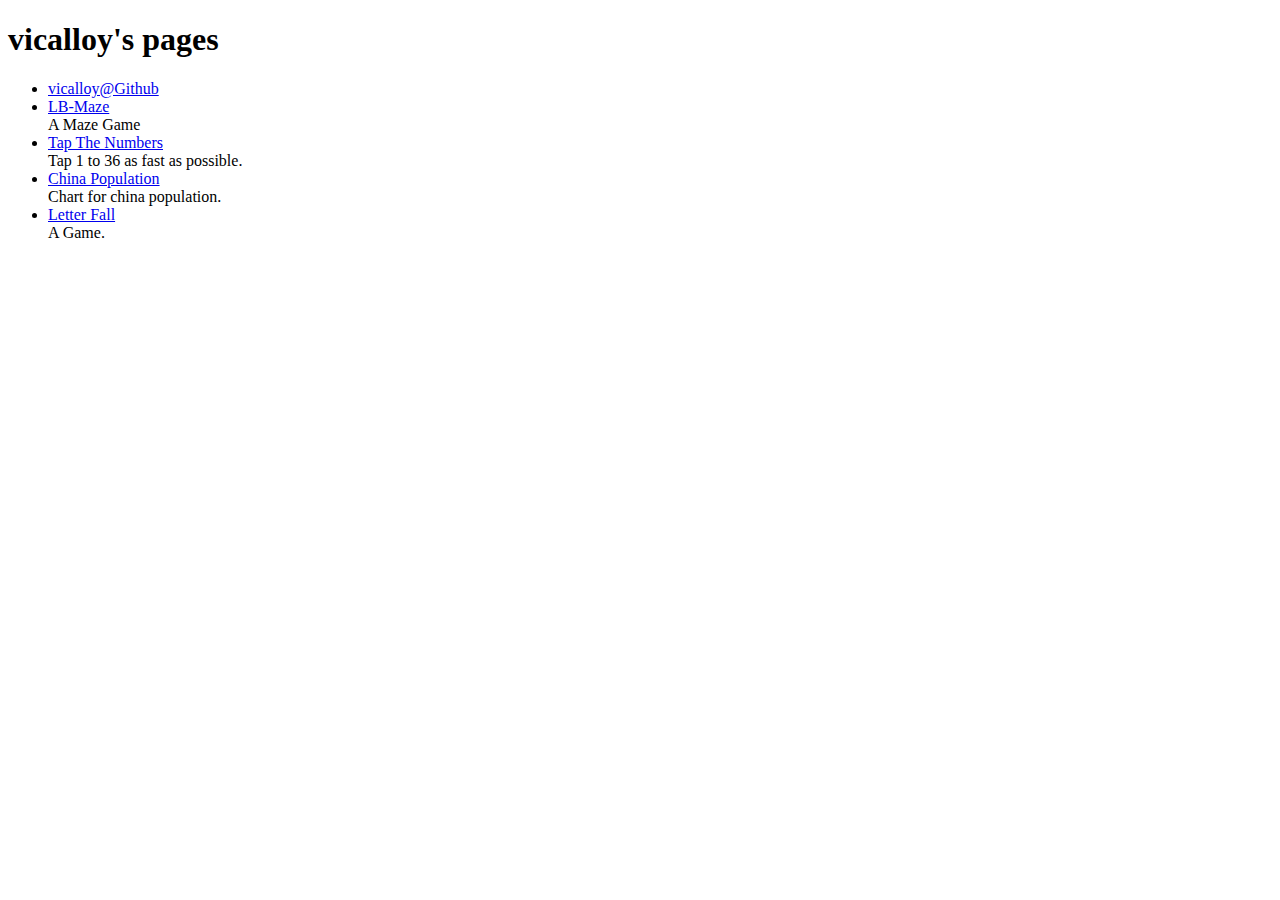
<file: index.html>
<!DOCTYPE HTML>
<html lang="en">
<head>
  <meta charset="UTF-8">
  <title></title>
</head>
<body>
  <h1>vicalloy's pages</h1>
  <ul>
    <li><a href="https://github.com/vicalloy/">vicalloy@Github</a></li>
    <li><a href="lb-maze/maze.html">LB-Maze</a><br />A Maze Game</li>
    <li><a href="numbers/index.html">Tap The Numbers</a><br />Tap 1 to 36 as fast as possible.</li>
    <li><a href="/china-population/">China Population</a><br />Chart for china population.</li>
    <li><a href="/letter-fall/">Letter Fall</a><br />A Game.</li>
  </ul>
</body>
</html>
</file>
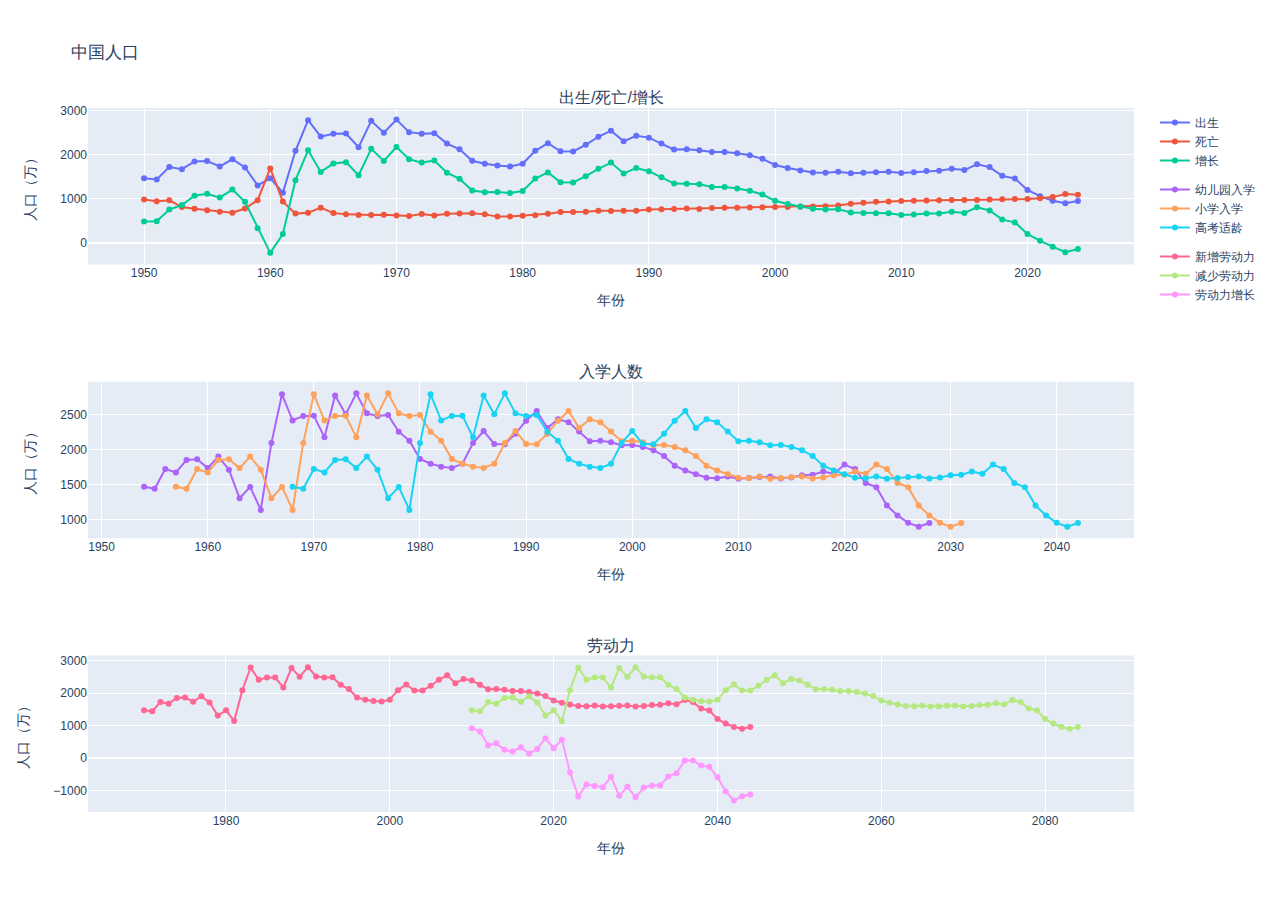
<file: china-population/index.html>
<html>
<head><meta charset="utf-8" /></head>
<body>
    <div>                        <script type="text/javascript">window.PlotlyConfig = {MathJaxConfig: 'local'};</script>
        <script charset="utf-8" src="https://cdn.plot.ly/plotly-2.35.0.min.js"></script>                <div id="cac769a4-daaf-4ab4-ad6e-474c4392fae4" class="plotly-graph-div" style="height:100%; width:100%;"></div>            <script type="text/javascript">                                    window.PLOTLYENV=window.PLOTLYENV || {};                                    if (document.getElementById("cac769a4-daaf-4ab4-ad6e-474c4392fae4")) {                    Plotly.newPlot(                        "cac769a4-daaf-4ab4-ad6e-474c4392fae4",                        [{"legendgroup":"row1","mode":"lines+markers+text","name":"\u51fa\u751f","showlegend":true,"textposition":"top center","x":[1950,1951,1952,1953,1954,1955,1956,1957,1958,1959,1960,1961,1962,1963,1964,1965,1966,1967,1968,1969,1970,1971,1972,1973,1974,1975,1976,1977,1978,1979,1980,1981,1982,1983,1984,1985,1986,1987,1988,1989,1990,1991,1992,1993,1994,1995,1996,1997,1998,1999,2000,2001,2002,2003,2004,2005,2006,2007,2008,2009,2010,2011,2012,2013,2014,2015,2016,2017,2018,2019,2020,2021,2022,2023,2024],"y":[1471,1441,1724,1675,1851,1861,1736,1900,1714,1306,1468,1141,2092,2787,2414,2480,2483,2174,2772,2502,2801,2516,2480,2491,2255,2126,1866,1798,1757,1738,1797,2092,2265,2080,2077,2227,2411,2550,2307,2432,2391,2258,2119,2126,2104,2063,2067,2038,1991,1909,1771,1702,1647,1599,1593,1617,1584,1594,1608,1615,1588,1604,1635,1640,1687,1655,1786,1723,1523,1465,1202,1062,956,902,954],"type":"scatter","xaxis":"x","yaxis":"y"},{"legendgroup":"row1","mode":"lines+markers+text","name":"\u6b7b\u4ea1","showlegend":true,"textposition":"top center","x":[1950,1951,1952,1953,1954,1955,1956,1957,1958,1959,1960,1961,1962,1963,1964,1965,1966,1967,1968,1969,1970,1971,1972,1973,1974,1975,1976,1977,1978,1979,1980,1981,1982,1983,1984,1985,1986,1987,1988,1989,1990,1991,1992,1993,1994,1995,1996,1997,1998,1999,2000,2001,2002,2003,2004,2005,2006,2007,2008,2009,2010,2011,2012,2013,2014,2015,2016,2017,2018,2019,2020,2021,2022,2023,2024],"y":[984,948,967,814,779,745,706,688,781,970,1693,939,666,684,802,678,649,636,636,639,622,613,656,621,661,671,675,649,598,602,619,629,663,703,704,710,729,726,729,730,762,768,771,780,771,792,799,801,807,809,814,818,821,825,832,849,892,913,935,943,951,960,966,972,977,975,977,986,993,998,997,1014,1041,1111,1093],"type":"scatter","xaxis":"x","yaxis":"y"},{"legendgroup":"row1","mode":"lines+markers+text","name":"\u589e\u957f","showlegend":true,"textposition":"top center","x":[1950,1951,1952,1953,1954,1955,1956,1957,1958,1959,1960,1961,1962,1963,1964,1965,1966,1967,1968,1969,1970,1971,1972,1973,1974,1975,1976,1977,1978,1979,1980,1981,1982,1983,1984,1985,1986,1987,1988,1989,1990,1991,1992,1993,1994,1995,1996,1997,1998,1999,2000,2001,2002,2003,2004,2005,2006,2007,2008,2009,2010,2011,2012,2013,2014,2015,2016,2017,2018,2019,2020,2021,2022,2023,2024],"y":[487,493,757,861,1072,1116,1030,1212,933,336,-225,202,1426,2103,1612,1802,1834,1538,2136,1863,2179,1903,1824,1870,1594,1455,1191,1149,1159,1136,1178,1463,1602,1377,1373,1517,1682,1824,1578,1702,1629,1490,1348,1346,1333,1271,1268,1237,1184,1100,957,884,826,774,761,768,692,681,673,672,637,644,669,668,710,680,809,737,530,467,205,48,-85,-209,-139],"type":"scatter","xaxis":"x","yaxis":"y"},{"legendgroup":"row2","mode":"lines+markers+text","name":"\u5e7c\u513f\u56ed\u5165\u5b66","showlegend":true,"textposition":"top center","x":[1954,1955,1956,1957,1958,1959,1960,1961,1962,1963,1964,1965,1966,1967,1968,1969,1970,1971,1972,1973,1974,1975,1976,1977,1978,1979,1980,1981,1982,1983,1984,1985,1986,1987,1988,1989,1990,1991,1992,1993,1994,1995,1996,1997,1998,1999,2000,2001,2002,2003,2004,2005,2006,2007,2008,2009,2010,2011,2012,2013,2014,2015,2016,2017,2018,2019,2020,2021,2022,2023,2024,2025,2026,2027,2028],"y":[1471,1441,1724,1675,1851,1861,1736,1900,1714,1306,1468,1141,2092,2787,2414,2480,2483,2174,2772,2502,2801,2516,2480,2491,2255,2126,1866,1798,1757,1738,1797,2092,2265,2080,2077,2227,2411,2550,2307,2432,2391,2258,2119,2126,2104,2063,2067,2038,1991,1909,1771,1702,1647,1599,1593,1617,1584,1594,1608,1615,1588,1604,1635,1640,1687,1655,1786,1723,1523,1465,1202,1062,956,902,954],"type":"scatter","xaxis":"x2","yaxis":"y2"},{"legendgroup":"row2","mode":"lines+markers+text","name":"\u5c0f\u5b66\u5165\u5b66","showlegend":true,"textposition":"top center","x":[1957,1958,1959,1960,1961,1962,1963,1964,1965,1966,1967,1968,1969,1970,1971,1972,1973,1974,1975,1976,1977,1978,1979,1980,1981,1982,1983,1984,1985,1986,1987,1988,1989,1990,1991,1992,1993,1994,1995,1996,1997,1998,1999,2000,2001,2002,2003,2004,2005,2006,2007,2008,2009,2010,2011,2012,2013,2014,2015,2016,2017,2018,2019,2020,2021,2022,2023,2024,2025,2026,2027,2028,2029,2030,2031],"y":[1471,1441,1724,1675,1851,1861,1736,1900,1714,1306,1468,1141,2092,2787,2414,2480,2483,2174,2772,2502,2801,2516,2480,2491,2255,2126,1866,1798,1757,1738,1797,2092,2265,2080,2077,2227,2411,2550,2307,2432,2391,2258,2119,2126,2104,2063,2067,2038,1991,1909,1771,1702,1647,1599,1593,1617,1584,1594,1608,1615,1588,1604,1635,1640,1687,1655,1786,1723,1523,1465,1202,1062,956,902,954],"type":"scatter","xaxis":"x2","yaxis":"y2"},{"legendgroup":"row2","mode":"lines+markers+text","name":"\u9ad8\u8003\u9002\u9f84","showlegend":true,"textposition":"top center","x":[1968,1969,1970,1971,1972,1973,1974,1975,1976,1977,1978,1979,1980,1981,1982,1983,1984,1985,1986,1987,1988,1989,1990,1991,1992,1993,1994,1995,1996,1997,1998,1999,2000,2001,2002,2003,2004,2005,2006,2007,2008,2009,2010,2011,2012,2013,2014,2015,2016,2017,2018,2019,2020,2021,2022,2023,2024,2025,2026,2027,2028,2029,2030,2031,2032,2033,2034,2035,2036,2037,2038,2039,2040,2041,2042],"y":[1471,1441,1724,1675,1851,1861,1736,1900,1714,1306,1468,1141,2092,2787,2414,2480,2483,2174,2772,2502,2801,2516,2480,2491,2255,2126,1866,1798,1757,1738,1797,2092,2265,2080,2077,2227,2411,2550,2307,2432,2391,2258,2119,2126,2104,2063,2067,2038,1991,1909,1771,1702,1647,1599,1593,1617,1584,1594,1608,1615,1588,1604,1635,1640,1687,1655,1786,1723,1523,1465,1202,1062,956,902,954],"type":"scatter","xaxis":"x2","yaxis":"y2"},{"legendgroup":"row3","mode":"lines+markers+text","name":"\u65b0\u589e\u52b3\u52a8\u529b","showlegend":true,"textposition":"top center","x":[1970,1971,1972,1973,1974,1975,1976,1977,1978,1979,1980,1981,1982,1983,1984,1985,1986,1987,1988,1989,1990,1991,1992,1993,1994,1995,1996,1997,1998,1999,2000,2001,2002,2003,2004,2005,2006,2007,2008,2009,2010,2011,2012,2013,2014,2015,2016,2017,2018,2019,2020,2021,2022,2023,2024,2025,2026,2027,2028,2029,2030,2031,2032,2033,2034,2035,2036,2037,2038,2039,2040,2041,2042,2043,2044],"y":[1471,1441,1724,1675,1851,1861,1736,1900,1714,1306,1468,1141,2092,2787,2414,2480,2483,2174,2772,2502,2801,2516,2480,2491,2255,2126,1866,1798,1757,1738,1797,2092,2265,2080,2077,2227,2411,2550,2307,2432,2391,2258,2119,2126,2104,2063,2067,2038,1991,1909,1771,1702,1647,1599,1593,1617,1584,1594,1608,1615,1588,1604,1635,1640,1687,1655,1786,1723,1523,1465,1202,1062,956,902,954],"type":"scatter","xaxis":"x3","yaxis":"y3"},{"legendgroup":"row3","mode":"lines+markers+text","name":"\u51cf\u5c11\u52b3\u52a8\u529b","showlegend":true,"textposition":"top center","x":[2010,2011,2012,2013,2014,2015,2016,2017,2018,2019,2020,2021,2022,2023,2024,2025,2026,2027,2028,2029,2030,2031,2032,2033,2034,2035,2036,2037,2038,2039,2040,2041,2042,2043,2044,2045,2046,2047,2048,2049,2050,2051,2052,2053,2054,2055,2056,2057,2058,2059,2060,2061,2062,2063,2064,2065,2066,2067,2068,2069,2070,2071,2072,2073,2074,2075,2076,2077,2078,2079,2080,2081,2082,2083,2084],"y":[1471,1441,1724,1675,1851,1861,1736,1900,1714,1306,1468,1141,2092,2787,2414,2480,2483,2174,2772,2502,2801,2516,2480,2491,2255,2126,1866,1798,1757,1738,1797,2092,2265,2080,2077,2227,2411,2550,2307,2432,2391,2258,2119,2126,2104,2063,2067,2038,1991,1909,1771,1702,1647,1599,1593,1617,1584,1594,1608,1615,1588,1604,1635,1640,1687,1655,1786,1723,1523,1465,1202,1062,956,902,954],"type":"scatter","xaxis":"x3","yaxis":"y3"},{"legendgroup":"row3","mode":"lines+markers+text","name":"\u52b3\u52a8\u529b\u589e\u957f","showlegend":true,"textposition":"top center","x":[2010,2011,2012,2013,2014,2015,2016,2017,2018,2019,2020,2021,2022,2023,2024,2025,2026,2027,2028,2029,2030,2031,2032,2033,2034,2035,2036,2037,2038,2039,2040,2041,2042,2043,2044],"y":[920,817,395,451,253,202,331,138,277,603,303,561,-445,-1188,-821,-863,-899,-580,-1164,-887,-1213,-912,-845,-851,-568,-471,-80,-75,-234,-273,-595,-1030,-1309,-1178,-1123],"type":"scatter","xaxis":"x3","yaxis":"y3"}],                        {"template":{"data":{"histogram2dcontour":[{"type":"histogram2dcontour","colorbar":{"outlinewidth":0,"ticks":""},"colorscale":[[0.0,"#0d0887"],[0.1111111111111111,"#46039f"],[0.2222222222222222,"#7201a8"],[0.3333333333333333,"#9c179e"],[0.4444444444444444,"#bd3786"],[0.5555555555555556,"#d8576b"],[0.6666666666666666,"#ed7953"],[0.7777777777777778,"#fb9f3a"],[0.8888888888888888,"#fdca26"],[1.0,"#f0f921"]]}],"choropleth":[{"type":"choropleth","colorbar":{"outlinewidth":0,"ticks":""}}],"histogram2d":[{"type":"histogram2d","colorbar":{"outlinewidth":0,"ticks":""},"colorscale":[[0.0,"#0d0887"],[0.1111111111111111,"#46039f"],[0.2222222222222222,"#7201a8"],[0.3333333333333333,"#9c179e"],[0.4444444444444444,"#bd3786"],[0.5555555555555556,"#d8576b"],[0.6666666666666666,"#ed7953"],[0.7777777777777778,"#fb9f3a"],[0.8888888888888888,"#fdca26"],[1.0,"#f0f921"]]}],"heatmap":[{"type":"heatmap","colorbar":{"outlinewidth":0,"ticks":""},"colorscale":[[0.0,"#0d0887"],[0.1111111111111111,"#46039f"],[0.2222222222222222,"#7201a8"],[0.3333333333333333,"#9c179e"],[0.4444444444444444,"#bd3786"],[0.5555555555555556,"#d8576b"],[0.6666666666666666,"#ed7953"],[0.7777777777777778,"#fb9f3a"],[0.8888888888888888,"#fdca26"],[1.0,"#f0f921"]]}],"heatmapgl":[{"type":"heatmapgl","colorbar":{"outlinewidth":0,"ticks":""},"colorscale":[[0.0,"#0d0887"],[0.1111111111111111,"#46039f"],[0.2222222222222222,"#7201a8"],[0.3333333333333333,"#9c179e"],[0.4444444444444444,"#bd3786"],[0.5555555555555556,"#d8576b"],[0.6666666666666666,"#ed7953"],[0.7777777777777778,"#fb9f3a"],[0.8888888888888888,"#fdca26"],[1.0,"#f0f921"]]}],"contourcarpet":[{"type":"contourcarpet","colorbar":{"outlinewidth":0,"ticks":""}}],"contour":[{"type":"contour","colorbar":{"outlinewidth":0,"ticks":""},"colorscale":[[0.0,"#0d0887"],[0.1111111111111111,"#46039f"],[0.2222222222222222,"#7201a8"],[0.3333333333333333,"#9c179e"],[0.4444444444444444,"#bd3786"],[0.5555555555555556,"#d8576b"],[0.6666666666666666,"#ed7953"],[0.7777777777777778,"#fb9f3a"],[0.8888888888888888,"#fdca26"],[1.0,"#f0f921"]]}],"surface":[{"type":"surface","colorbar":{"outlinewidth":0,"ticks":""},"colorscale":[[0.0,"#0d0887"],[0.1111111111111111,"#46039f"],[0.2222222222222222,"#7201a8"],[0.3333333333333333,"#9c179e"],[0.4444444444444444,"#bd3786"],[0.5555555555555556,"#d8576b"],[0.6666666666666666,"#ed7953"],[0.7777777777777778,"#fb9f3a"],[0.8888888888888888,"#fdca26"],[1.0,"#f0f921"]]}],"mesh3d":[{"type":"mesh3d","colorbar":{"outlinewidth":0,"ticks":""}}],"scatter":[{"fillpattern":{"fillmode":"overlay","size":10,"solidity":0.2},"type":"scatter"}],"parcoords":[{"type":"parcoords","line":{"colorbar":{"outlinewidth":0,"ticks":""}}}],"scatterpolargl":[{"type":"scatterpolargl","marker":{"colorbar":{"outlinewidth":0,"ticks":""}}}],"bar":[{"error_x":{"color":"#2a3f5f"},"error_y":{"color":"#2a3f5f"},"marker":{"line":{"color":"#E5ECF6","width":0.5},"pattern":{"fillmode":"overlay","size":10,"solidity":0.2}},"type":"bar"}],"scattergeo":[{"type":"scattergeo","marker":{"colorbar":{"outlinewidth":0,"ticks":""}}}],"scatterpolar":[{"type":"scatterpolar","marker":{"colorbar":{"outlinewidth":0,"ticks":""}}}],"histogram":[{"marker":{"pattern":{"fillmode":"overlay","size":10,"solidity":0.2}},"type":"histogram"}],"scattergl":[{"type":"scattergl","marker":{"colorbar":{"outlinewidth":0,"ticks":""}}}],"scatter3d":[{"type":"scatter3d","line":{"colorbar":{"outlinewidth":0,"ticks":""}},"marker":{"colorbar":{"outlinewidth":0,"ticks":""}}}],"scattermapbox":[{"type":"scattermapbox","marker":{"colorbar":{"outlinewidth":0,"ticks":""}}}],"scatterternary":[{"type":"scatterternary","marker":{"colorbar":{"outlinewidth":0,"ticks":""}}}],"scattercarpet":[{"type":"scattercarpet","marker":{"colorbar":{"outlinewidth":0,"ticks":""}}}],"carpet":[{"aaxis":{"endlinecolor":"#2a3f5f","gridcolor":"white","linecolor":"white","minorgridcolor":"white","startlinecolor":"#2a3f5f"},"baxis":{"endlinecolor":"#2a3f5f","gridcolor":"white","linecolor":"white","minorgridcolor":"white","startlinecolor":"#2a3f5f"},"type":"carpet"}],"table":[{"cells":{"fill":{"color":"#EBF0F8"},"line":{"color":"white"}},"header":{"fill":{"color":"#C8D4E3"},"line":{"color":"white"}},"type":"table"}],"barpolar":[{"marker":{"line":{"color":"#E5ECF6","width":0.5},"pattern":{"fillmode":"overlay","size":10,"solidity":0.2}},"type":"barpolar"}],"pie":[{"automargin":true,"type":"pie"}]},"layout":{"autotypenumbers":"strict","colorway":["#636efa","#EF553B","#00cc96","#ab63fa","#FFA15A","#19d3f3","#FF6692","#B6E880","#FF97FF","#FECB52"],"font":{"color":"#2a3f5f"},"hovermode":"closest","hoverlabel":{"align":"left"},"paper_bgcolor":"white","plot_bgcolor":"#E5ECF6","polar":{"bgcolor":"#E5ECF6","angularaxis":{"gridcolor":"white","linecolor":"white","ticks":""},"radialaxis":{"gridcolor":"white","linecolor":"white","ticks":""}},"ternary":{"bgcolor":"#E5ECF6","aaxis":{"gridcolor":"white","linecolor":"white","ticks":""},"baxis":{"gridcolor":"white","linecolor":"white","ticks":""},"caxis":{"gridcolor":"white","linecolor":"white","ticks":""}},"coloraxis":{"colorbar":{"outlinewidth":0,"ticks":""}},"colorscale":{"sequential":[[0.0,"#0d0887"],[0.1111111111111111,"#46039f"],[0.2222222222222222,"#7201a8"],[0.3333333333333333,"#9c179e"],[0.4444444444444444,"#bd3786"],[0.5555555555555556,"#d8576b"],[0.6666666666666666,"#ed7953"],[0.7777777777777778,"#fb9f3a"],[0.8888888888888888,"#fdca26"],[1.0,"#f0f921"]],"sequentialminus":[[0.0,"#0d0887"],[0.1111111111111111,"#46039f"],[0.2222222222222222,"#7201a8"],[0.3333333333333333,"#9c179e"],[0.4444444444444444,"#bd3786"],[0.5555555555555556,"#d8576b"],[0.6666666666666666,"#ed7953"],[0.7777777777777778,"#fb9f3a"],[0.8888888888888888,"#fdca26"],[1.0,"#f0f921"]],"diverging":[[0,"#8e0152"],[0.1,"#c51b7d"],[0.2,"#de77ae"],[0.3,"#f1b6da"],[0.4,"#fde0ef"],[0.5,"#f7f7f7"],[0.6,"#e6f5d0"],[0.7,"#b8e186"],[0.8,"#7fbc41"],[0.9,"#4d9221"],[1,"#276419"]]},"xaxis":{"gridcolor":"white","linecolor":"white","ticks":"","title":{"standoff":15},"zerolinecolor":"white","automargin":true,"zerolinewidth":2},"yaxis":{"gridcolor":"white","linecolor":"white","ticks":"","title":{"standoff":15},"zerolinecolor":"white","automargin":true,"zerolinewidth":2},"scene":{"xaxis":{"backgroundcolor":"#E5ECF6","gridcolor":"white","linecolor":"white","showbackground":true,"ticks":"","zerolinecolor":"white","gridwidth":2},"yaxis":{"backgroundcolor":"#E5ECF6","gridcolor":"white","linecolor":"white","showbackground":true,"ticks":"","zerolinecolor":"white","gridwidth":2},"zaxis":{"backgroundcolor":"#E5ECF6","gridcolor":"white","linecolor":"white","showbackground":true,"ticks":"","zerolinecolor":"white","gridwidth":2}},"shapedefaults":{"line":{"color":"#2a3f5f"}},"annotationdefaults":{"arrowcolor":"#2a3f5f","arrowhead":0,"arrowwidth":1},"geo":{"bgcolor":"white","landcolor":"#E5ECF6","subunitcolor":"white","showland":true,"showlakes":true,"lakecolor":"white"},"title":{"x":0.05},"mapbox":{"style":"light"}}},"xaxis":{"anchor":"y","domain":[0.0,1.0],"title":{"text":"\u5e74\u4efd"}},"yaxis":{"anchor":"x","domain":[0.7777777777777778,1.0],"title":{"text":"\u4eba\u53e3\uff08\u4e07\uff09"}},"xaxis2":{"anchor":"y2","domain":[0.0,1.0],"title":{"text":"\u5e74\u4efd"}},"yaxis2":{"anchor":"x2","domain":[0.3888888888888889,0.6111111111111112],"title":{"text":"\u4eba\u53e3\uff08\u4e07\uff09"}},"xaxis3":{"anchor":"y3","domain":[0.0,1.0],"title":{"text":"\u5e74\u4efd"}},"yaxis3":{"anchor":"x3","domain":[0.0,0.22222222222222224],"title":{"text":"\u4eba\u53e3\uff08\u4e07\uff09"}},"annotations":[{"font":{"size":16},"showarrow":false,"text":"\u51fa\u751f\u002f\u6b7b\u4ea1\u002f\u589e\u957f","x":0.5,"xanchor":"center","xref":"paper","y":1.0,"yanchor":"bottom","yref":"paper"},{"font":{"size":16},"showarrow":false,"text":"\u5165\u5b66\u4eba\u6570","x":0.5,"xanchor":"center","xref":"paper","y":0.6111111111111112,"yanchor":"bottom","yref":"paper"},{"font":{"size":16},"showarrow":false,"text":"\u52b3\u52a8\u529b","x":0.5,"xanchor":"center","xref":"paper","y":0.22222222222222224,"yanchor":"bottom","yref":"paper"}],"title":{"text":"\u4e2d\u56fd\u4eba\u53e3"},"showlegend":true},                        {"responsive": true}                    )                };                            </script>        </div>
</body>
</html>
</file>
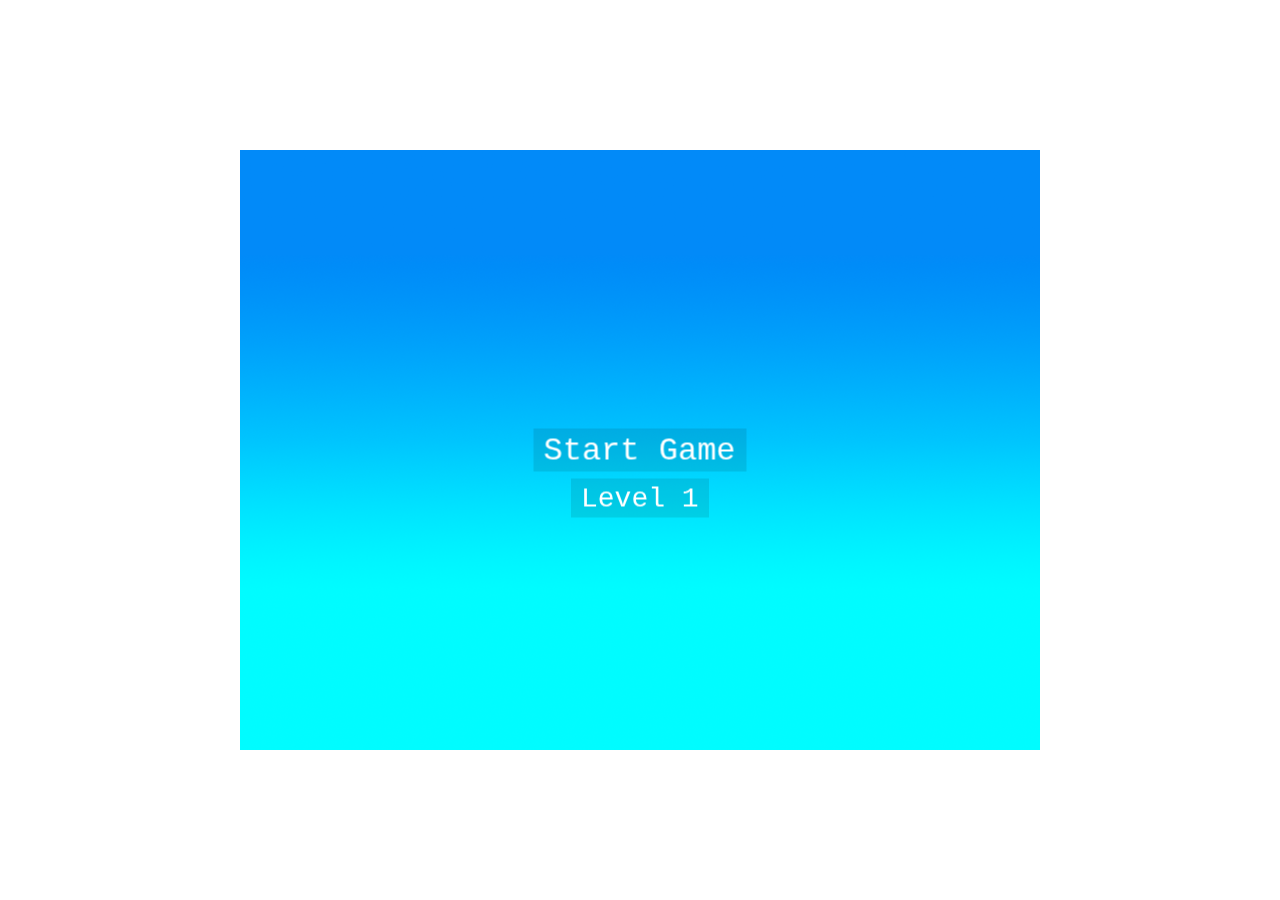
<file: letter-fall/index.html>
<!doctype html>
<html lang="en">
<head>
    <meta charset="UTF-8" />
    <link rel="icon" type="image/png" href="./favicon.png" />
    <meta name="viewport" content="width=device-width, initial-scale=1.0" />
    <link rel="stylesheet" href="./style.css">
    <title>Apple Guardian</title>
  <script type="module" crossorigin src="./assets/index-83puJ_Pr.js"></script>
  <link rel="modulepreload" crossorigin href="./assets/phaser-DZy_kcLU.js">
</head>

<body>
    <div id="root"></div>

</body>
</html>
</file>
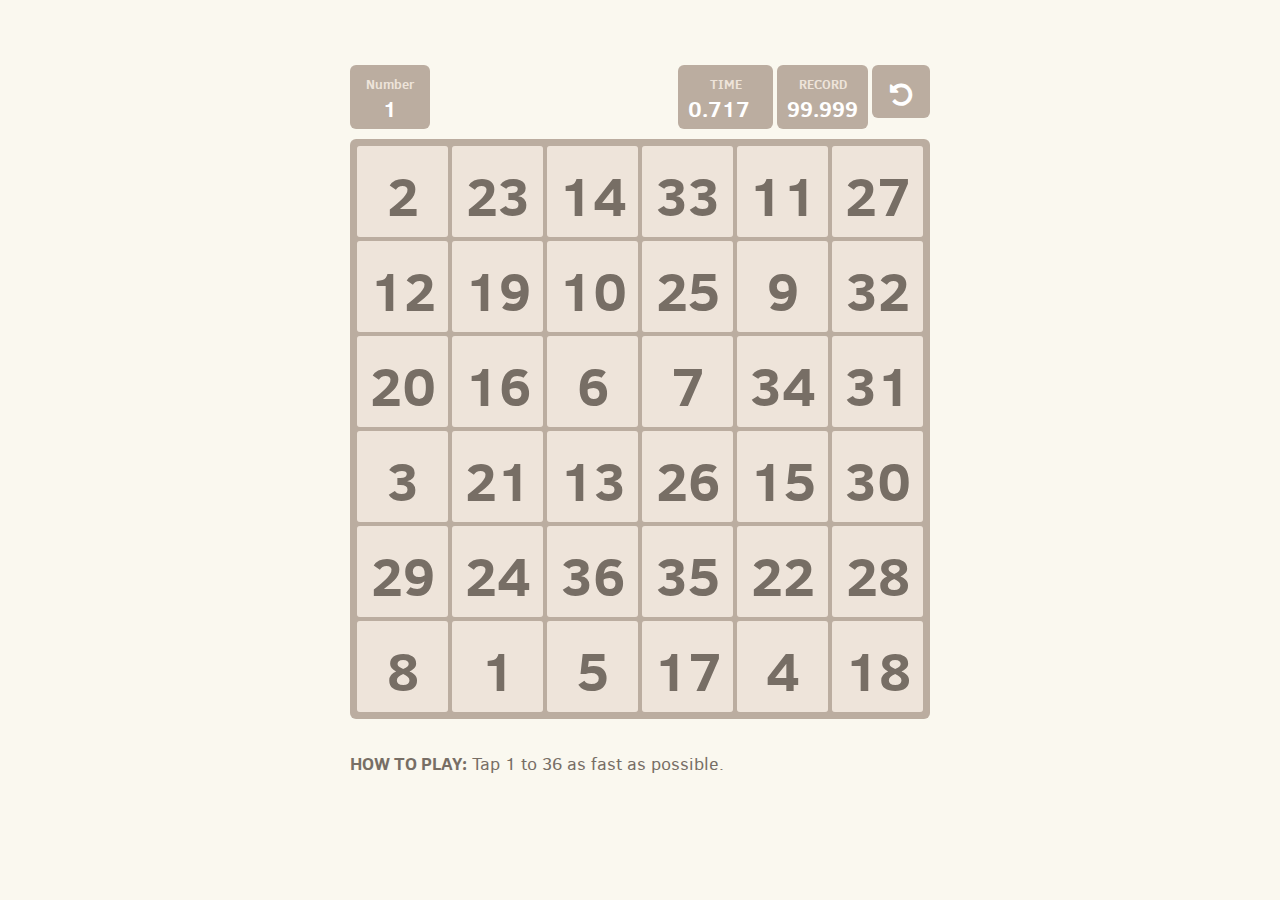
<file: numbers/index.html>
<!DOCTYPE html>
<html lang="en">
<head>
  <meta charset="UTF-8">
  <title></title>
  <meta name="viewport" content="width=device-width, target-densitydpi=160dpi, initial-scale=1.0, maximum-scale=1, user-scalable=no">
  <script src="script/jquery-1.11.1.min.js"></script>
  <link href="style/font-awesome/css/font-awesome.css" rel="stylesheet">
  <link href="style/style.css" rel="stylesheet">
  <link href="style/fonts/clear-sans.css" rel="stylesheet">
  <script type="text/javascript" src="script/stopwatch.js"></script>
  <script type="text/javascript" src="script/game.js"></script>
</head>
<body>
  <div id="container">
    <div id="tile-tmpl" class="tile"></div>
    <div id="animation-tiles"></div>
    <div id="game-container">
      <div id="header">
        <div class="tbox restart btn-new-game">
          <i class="fa fa-undo"></i>
        </div>
        <div class="tbox record">
          <div class="tb-title">
            RECORD
          </div>
          <div class="tb-val">
            99.999
          </div>
        </div>
        <div class="tbox timer">
          <div class="tb-title">
            TIME
          </div>
          <div class="tb-val">0.000</div>
        </div>
        <div class="tbox cur-step">
          <div class="tb-title">
            Number
          </div>
          <div class="tb-val">
            1
          </div>
        </div>
      </div>
      <div id="board-container">
        <div class="game-message">
          <p></p>
          <div class="lower">
            <a class="retry-button btn-new-game">Try again</a>
            <div class="score-sharing">
            </div>
          </div>
        </div>
        <div id="board">
        </div>
      </div>
      <div class="bottom-btns">
        <a href="#">
          <i class="fa fa-question-circle"></i>
        </a>
      </div>
      <p class="game-explanation">
        <strong class="important">How to play:</strong> Tap 1 to 36 as fast as possible.
      </p>
    </div>
  </div>
</body>
</html>
</file>
<file: letter-fall/style.css>
body {
    margin: 0;
    padding: 0;
    font-family: Arial, Helvetica, sans-serif;
    min-height: 100vh;
    display: flex;
    justify-content: center;
    align-items: center;
}

#game-container {
    display: block;
    margin: 0 auto;
}
</file>
<file: numbers/style/style.css>
.bottom-btns, .score-sharing {
	display: none;
}
body {
	margin: 0 auto;
	background: #FAF8EF;
	color: #776E65;
	font-family: "Clear Sans", "Helvetica Neue", Arial, sans-serif;
	overflow: hidden;
	font-size: 18px;
}
.restart > i {
	margin-top: 6px;
}
.game-message {
	display: none;
}
p {
	margin-top: 0;
	margin-bottom: 10px;
	line-height: 1.65;
}
.bottom-btns {
	margin: 10px;
	text-align: right;
}
.bottom-btns a {
	color: #776E65!important;
}
.game-explanation {
	clear: both;
  margin-top: 30px;
}
strong.important {
  text-transform: uppercase;
}
/** game-msg **/
.game-message {
  display: none;
  position: absolute;
  top: 0;
  right: 0;
  bottom: 0;
  left: 0;
  background: rgba(238, 228, 218, 0.85);
  z-index: 100;
  text-align: center;
  -webkit-animation: fade-in 800ms;
  -moz-animation: fade-in 800ms;
  animation: fade-in 800ms;
  -webkit-animation-fill-mode: both;
  -moz-animation-fill-mode: both;
  animation-fill-mode: both; 
}
.game-message p {
	font-size: 60px;
	font-weight: bold;
	height: 60px;
	line-height: 60px;
	margin-top: 160px; 
}
.game-message .lower {
	display: block;
	margin-top: 29px;
}
.game-message .mailing-list {
	margin-top: 52px; 
}
.game-message .mailing-list strong {
	display: block;
	margin-bottom: 10px; 
}
.game-message .mailing-list .mailing-list-email-field {
	width: 230px;
	margin-right: 5px; 
}
.game-message a {
	display: inline-block;
	background: #8f7a66;
	border-radius: 3px;
	padding: 0 20px;
	text-decoration: none;
	color: #f9f6f2;
	height: 40px;
	line-height: 42px;
	cursor: pointer;
	margin-left: 9px; 
	font-weight: bold;
}
.game-message .score-sharing {
	display: inline-block;
	vertical-align: middle;
	margin-left: 10px; 
}
.game-message.game-won {
	background: rgba(237, 194, 46, 0.8);
	color: #f9f6f2; 
}
.game-message.game-won, .game-message.game-over {
	display: block; 
}
/** game-msg **/
#board-container {
	position: relative;
	background: #BBADA0;
	border-radius: 6px;
	border-spacing: 6px;
	cursor: default;
	padding: 7px;  /* need mobile size */
	clear: both;
}
.grid-row {
	margin-bottom: 4px;
}
.grid-row:last-child {
	margin-bottom: 0;
}
.grid-row:after {
	content: "";
	display: block;
	clear: both;
}
.grid-cell {
	text-align: center;
	margin-right: 4px;
	float: left;
}
.grid-cell:last-child {
	margin-right: 0;
}

#board .grid-cell {
	background: rgba(238, 228, 218, 0.35);
	border-radius: 3px;
	font-size: 55px;
	font-weight: bold;
	cursor: pointer;
	-webkit-touch-callout: none;
	-webkit-user-select: none;
	-khtml-user-select: none;
	-moz-user-select: none;
	-ms-user-select: none;
	user-select: none;
}
#board .grid-cell.clicked .tile {
	cursor: default;
	background: rgba(238, 228, 218, 0.35);
}
#board .grid-cell.invalid-clicked .tile {
	cursor: default;
	background: rgba(255, 0, 0, 0.35);
}
#board .grid-cell{
	position: relative;
}
/*
#board td:active {
	background: #BBADA0;
}
*/
#container {
	margin: 0 auto;
	min-width: 300px;
	max-width: 600px;
	width: 100%;
}
#game-container {
	position: relative;
	padding: 10px;
}
#animation-tiles {
	position: absolute;
	z-index: 9;
}
.tile {
	background: #eee4da;
	border-radius: 3px;
	-webkit-transition: 100ms ease-in-out;
	/*position: absolute;
	display: table-cell;
	vertical-align: middle;
	text-align: center;
	pointer-events: none;
	-webkit-transition: 100ms ease-in-out;
	-webkit-transform: scale(0);*/
}
.s0 {
	-webkit-transform: scale(0);
}
.s2{
	-webkit-transform: scale(2);
}
#tile-tmpl {
	display: none;
}
.tbox {
	padding: 6px 6px 6px 6px;
	text-align: center;
	background-color: #BBADA0;
	border-radius: 6px;
	padding: 10px 10px 5px 10px;
	margin-bottom: 10px;
	color: #EEE4DA;
	font-weight: bold;
	cursor: default;
}
.tbox .tb-title {
	font-size: 13px;
}
.tbox .tb-val{
	color:#ffffff;
	font-size: 22px
}
.record, .timer {
	float: right;
}
.timer {
	margin-right: 4px;
}
.cur-step {
	width: 60px;
	float: left;
}
.restart {
	margin-left: 4px;
	height: 38px;
	width: 38px;
	float: right;
	line-height: 38px;
	font-size: 26px;
	cursor: pointer;
	color: #ffffff;
}
.tbox.timer .tb-val {
	width: 75px;
	text-align: left;
}
@-webkit-keyframes appear {
	0% {
		opacity: 0;
		-webkit-transform: scale(0);
		-moz-transform: scale(0);
		transform: scale(0); }

	100% {
		opacity: 1;
		-webkit-transform: scale(1);
		-moz-transform: scale(1);
		transform: scale(1); } }
@-moz-keyframes appear {
	0% {
		opacity: 0;
		-webkit-transform: scale(0);
		-moz-transform: scale(0);
		transform: scale(0); }

	100% {
		opacity: 1;
		-webkit-transform: scale(1);
		-moz-transform: scale(1);
		transform: scale(1); } }
@keyframes appear {
	0% {
		opacity: 0;
		-webkit-transform: scale(0);
		-moz-transform: scale(0);
		transform: scale(0); }

	100% {
		opacity: 1;
		-webkit-transform: scale(1);
		-moz-transform: scale(1);
		transform: scale(1); } }
@-webkit-keyframes move-up {
  0% {
    top: 25px;
    opacity: 1; }

  100% {
    top: -50px;
    opacity: 0; } }
@-moz-keyframes move-up {
  0% {
    top: 25px;
    opacity: 1; }

  100% {
    top: -50px;
    opacity: 0; } }
@keyframes move-up {
  0% {
    top: 25px;
    opacity: 1; }

  100% {
    top: -50px;
    opacity: 0; } }
@-webkit-keyframes fade-in {
  0% {
    opacity: 0; }

  100% {
    opacity: 1; } }
@-moz-keyframes fade-in {
  0% {
    opacity: 0; }

  100% {
    opacity: 1; } }
@keyframes fade-in {
  0% {
    opacity: 0; }

  100% {
    opacity: 1; } }
@-webkit-keyframes slide-up {
  0% {
    margin-top: 32%; }

  100% {
    margin-top: 20%; } }
@-moz-keyframes slide-up {
  0% {
    margin-top: 32%; }

  100% {
    margin-top: 20%; } }
@keyframes slide-up {
  0% {
    margin-top: 32%; }

  100% {
    margin-top: 20%; } }
.tile {
	-webkit-animation: appear 200ms ease 100ms;
	-moz-animation: appear 200ms ease 100ms;
	animation: appear 200ms ease 100ms;
	-webkit-animation-fill-mode: backwards;
	-moz-animation-fill-mode: backwards;
	animation-fill-mode: backwards; }
@media screen and (max-width: 520px) {
	body {
		font-size: 15px;
	}
	#board {
		border-spacing: 3px;
	}
	#board .grid-cell {
		font-size: 28px;
	}
	.grid-cell {
		margin-right: 3px;
	}
	.grid-row {
		margin-bottom: 3px;
	}
	#board-container {
		border-radius: 3px;
		border-spacing: 3px;
		padding: 4px;
	}
	.tbox {
		padding: 5px;
		margin-bottom: 6px;
	}
	.tbox .tb-val{
		font-size: 22px
	}
	.restart {
		line-height: 38px;
	}
  .game-message p {
    font-size: 30px !important;
    height: 30px !important;
    line-height: 30px !important;
    margin-top: 90px !important; }
  .game-message .lower {
    margin-top: 30px !important; } 
	.bottom-btns {
		margin: 10px;
	}
	.game-explanation {
		margin-top: 10px;
	}
}
</file>
<file: numbers/style/fonts/clear-sans.css>
@font-face {
    font-family: "Clear Sans";
    src: url("ClearSans-Light-webfont.eot");
    src: url("ClearSans-Light-webfont.eot?#iefix") format("embedded-opentype"),
         url("ClearSans-Light-webfont.svg#clear_sans_lightregular") format("svg"),
         url("ClearSans-Light-webfont.woff") format("woff");
    font-weight: 200;
    font-style: normal;
}

@font-face {
    font-family: "Clear Sans";
    src: url("ClearSans-Regular-webfont.eot");
    src: url("ClearSans-Regular-webfont.eot?#iefix") format("embedded-opentype"),
         url("ClearSans-Regular-webfont.svg#clear_sansregular") format("svg"),
         url("ClearSans-Regular-webfont.woff") format("woff");
    font-weight: normal;
    font-style: normal;
}

@font-face {
    font-family: "Clear Sans";
    src: url("ClearSans-Bold-webfont.eot");
    src: url("ClearSans-Bold-webfont.eot?#iefix") format("embedded-opentype"),
         url("ClearSans-Bold-webfont.svg#clear_sansbold") format("svg"),
         url("ClearSans-Bold-webfont.woff") format("woff");
    font-weight: 700;
    font-style: normal;
}
</file>
